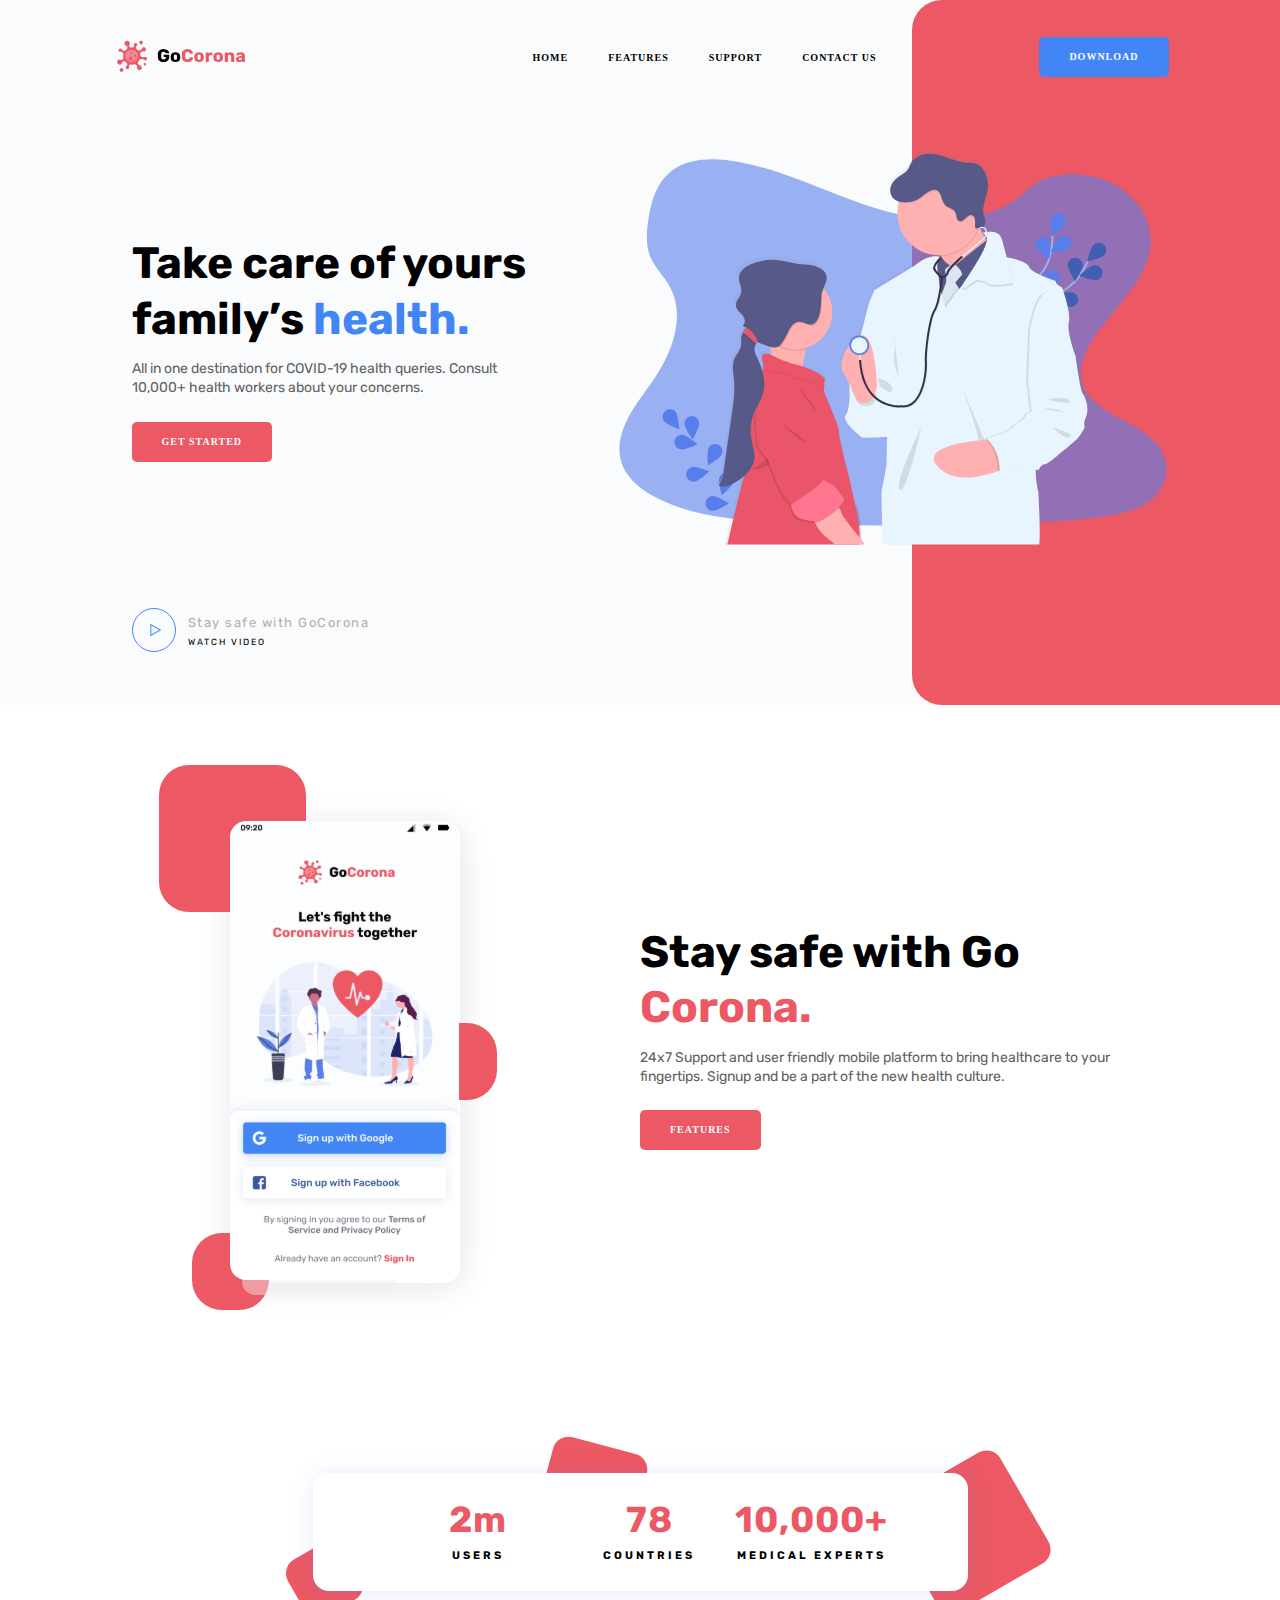
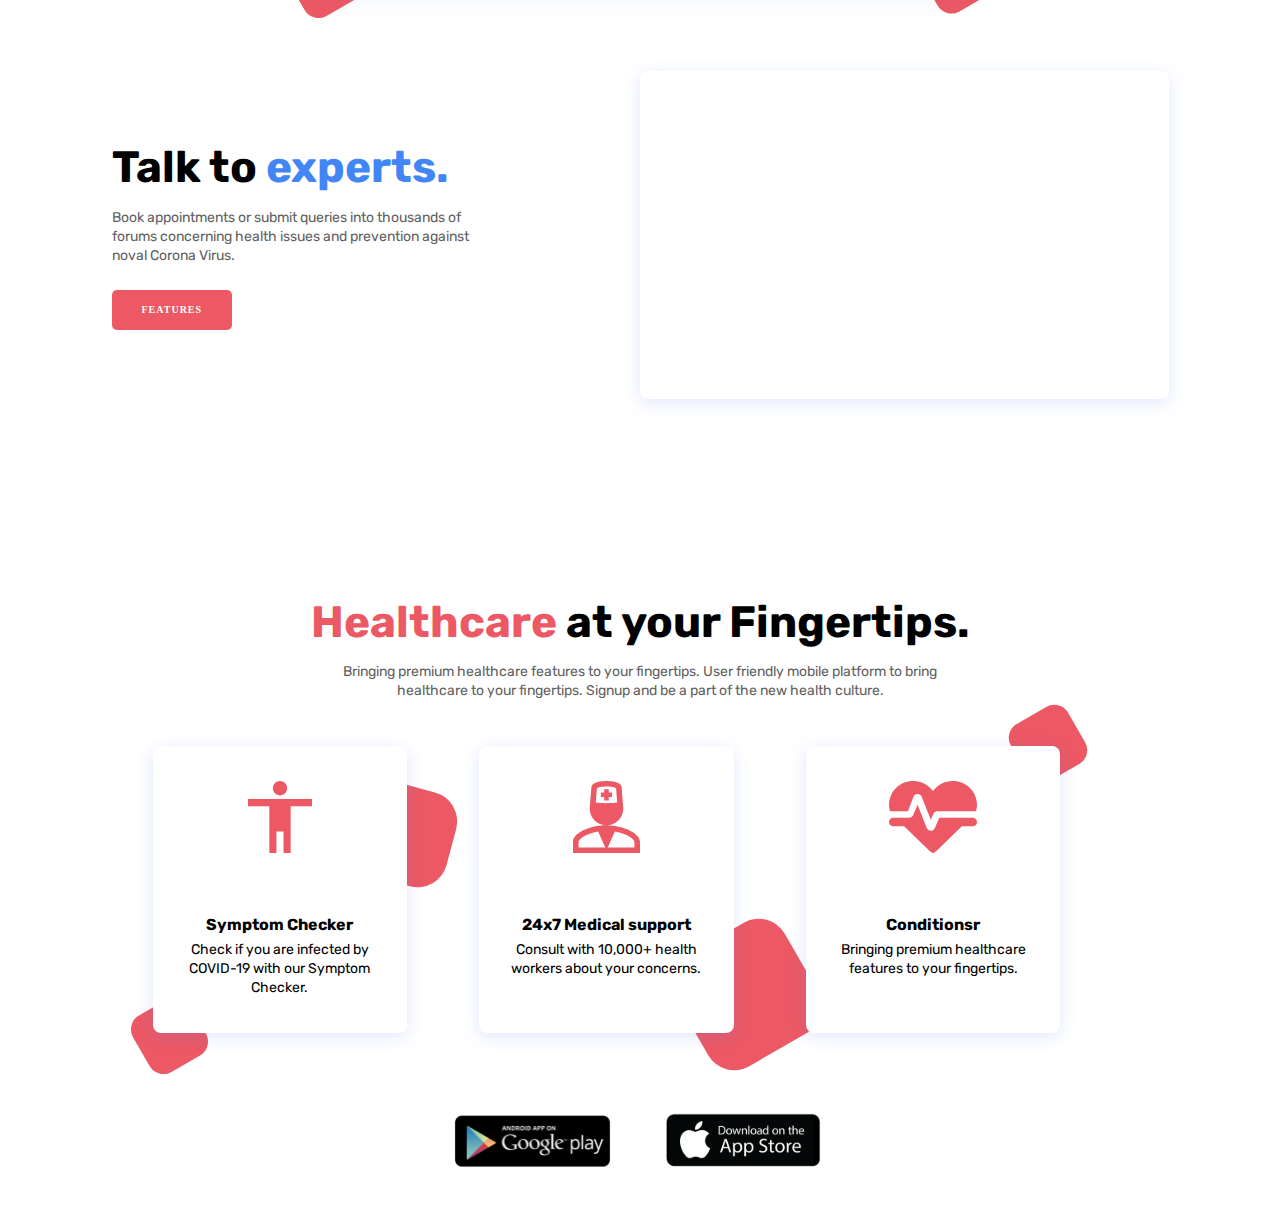
<file: FirstProject/index.html>
<!DOCTYPE html>
<html lang="en">

<head>
   <meta charset="UTF-8">
   <meta name="viewport" content="width=device-width, initial-scale=1.0">
   <link href="https://fonts.googleapis.com/css?family=Rubik:regular,700&display=swap" rel="stylesheet" />
   <link href="https://fonts.googleapis.com/css?family=Raleway:700,800&display=swap" rel="stylesheet" />
   <link rel="stylesheet" href="css/style.css">
   <title>Document</title>
</head>

<body>
   <div class="wrapper">
      <header id="open" class="header">
         <div id="close" class="header__container">
            <a href="" class="header__logo">
               <img src="img/logo.svg" alt="Логотоп">
            </a>
            <nav class="header__menu menu">
               <nav class="menu__body">
                  <ul class="menu__list">
                     <li class="menu__item"><a href="" class="minu__link">HOME</a></li>
                     <li class="menu__item"><a href="" class="minu__link">FEATURES</a></li>
                     <li class="menu__item"><a href="" class="minu__link">SUPPORT</a></li>
                     <li class="menu__item"><a href="" class="minu__link">CONTACT US</a></li>
                  </ul>
               </nav>
            </nav>
            <div class="header__button">
               <a href="" class="button button__blue">DOWNLOAD</a>
               <a href="#open" class="icon-menu"><span style="height: 2px; background: #000;"></span></a>
               <a href="#close" class="close-icon-menu"></a>
            </div>
         </div>
      </header>
      <main class="main">
         <section class="get-started">
            <div class="get-started__container">
               <div class="get-started__content">
                  <div class="get-started__block-text block-text">
                     <h1 class="block-text__title block-text__title_blue">Take care of yours family’s
                        <span>health.</span>
                     </h1>
                     <div class="block-text__text">All in one destination for COVID-19 health queries. Consult 10,000+
                        health workers about your concerns.</div>
                     <div class="block-text__button button">GET STARTED</div>
                  </div>
               </div>
               <div class="get-started__image">
                  <img src="img/get-started/image.svg" alt="Врач с ребёнком">
               </div>
               <div class="get-started__video">
                  <a href="" class=" video-get-started">
                     <div class="video-get-started__icon">
                        <img src="img/get-started/buttonVideo 23.svg" alt="Кнопка Play">
                     </div>
                     <div class="video-get-started__body">
                        <div class="video-get-started__title">Stay safe with GoCorona</div>
                        <div class="video-get-started__text">Watch Video</div>
                     </div>
                  </a>
               </div>
            </div>
         </section>
         <section class="stay-safe">
            <div class="stay-safe__container">
               <div class="stay-safe__media">
                  <div class="media-stay-safe">
                     <div class="media-stay-safe__image">
                        <img src="img/Stay-safe/app.svg" alt="Приложение">
                     </div>
                     <div class="media-stay-safe__item media-stay-safe__item-1"></div>
                     <div class="media-stay-safe__item media-stay-safe__item-2"></div>
                     <div class="media-stay-safe__item media-stay-safe__item-3"></div>
                  </div>
               </div>
               <div class="stay-safe__content">
                  <div class="stay-safe__block-text block-text">
                     <h2 class="block-text__title">Stay safe with Go
                        <span>Corona.</span>
                     </h2>
                     <div class="block-text__text">24x7 Support and user friendly mobile platform to bring healthcare to
                        your fingertips. Signup and be a part of the new health culture.</div>
                     <div class="block-text__button button">Features</div>
                  </div>
               </div>
            </div>
         </section>
         <section class="experts">
            <div class="experts__container">
               <div class="experts__statistics statistics-experts">
                  <div class="statistics-experts__body body-statistics-experts">
                     <div class="body-statistics-experts__item">
                        <div class="body-statistics-experts__value">2m</div>
                        <div class="body-statistics-experts__text">Users</div>
                     </div>
                     <div class="body-statistics-experts__item">
                        <div class="body-statistics-experts__value">78</div>
                        <div class="body-statistics-experts__text">Countries</div>
                     </div>
                     <div class="body-statistics-experts__item">
                        <div class="body-statistics-experts__value">10,000+</div>
                        <div class="body-statistics-experts__text">Medical experts</div>
                     </div>
                  </div>
                  <div class="statistics-experts__decor statistics-experts__decor_1"></div>
                  <div class="statistics-experts__decor statistics-experts__decor_2"></div>
                  <div class="statistics-experts__decor statistics-experts__decor_3"></div>
               </div>
               <div class="experts__body">
                  <div class="experts__content">
                     <div class="experts__block-text block-text">
                        <h2 class="block-text__title block-text__title_blue">Talk to
                           <span>experts.</span>
                        </h2>
                        <div class="block-text__text">Book appointments or submit queries into thousands of forums
                           concerning health issues and prevention against noval Corona Virus.</div>
                        <div class="block-text__button button">Features</div>
                     </div>
                  </div>
                  <div class="experts__video">
                     <iframe src="https://www.youtube.com/embed/WBKdhFLnKP0?si=ihE7Zms2WXQJ0lz9"
                        title="YouTube video player" frameborder="0"
                        allow="accelerometer; autoplay; clipboard-write; encrypted-media; gyroscope; picture-in-picture; web-share"
                        referrerpolicy="strict-origin-when-cross-origin" allowfullscreen></iframe>
                  </div>
               </div>
            </div>
         </section>
         <section class="healthcare">
            <div class="healthcare__container">
               <div class="healthcare__block-text block-text block-text_center">
                  <h2 class="block-text__title"><span>Healthcare</span>
                     at your Fingertips.
                  </h2>
                  <div class="block-text__text block-text__text_mw">Bringing premium healthcare features to your
                     fingertips. User friendly
                     mobile platform to bring healthcare to your fingertips. Signup and be a part of the new health
                     culture.</div>
               </div>
               <div class="healthcare__items">
                  <div class="healthcare__column item-healthcare_1">
                     <div class="healthcare__item item-healthcare">
                        <div class="item-healthcare__icon">
                           <img src="img/healthcare/01.svg" alt="Иконка">
                        </div>
                        <div class="item-healthcare__title">Symptom Checker</div>
                        <div class="item-healthcare__text">Check if you are infected by COVID-19 with our Symptom
                           Checker.
                        </div>
                     </div>
                  </div>
                  <div class="healthcare__column item-healthcare_2">
                     <div class="healthcare__item item-healthcare">
                        <div class="item-healthcare__icon">
                           <img src="img/healthcare/02.svg" alt="Иконка">
                        </div>
                        <div class="item-healthcare__title">24x7 Medical support</div>
                        <div class="item-healthcare__text">Consult with 10,000+ health workers about your concerns.
                        </div>
                     </div>
                  </div>
                  <div class="healthcare__column item-healthcare_3">
                     <div class="healthcare__item item-healthcare">
                        <div class="item-healthcare__icon">
                           <img src="img/healthcare/03.svg" alt="Иконка">
                        </div>
                        <div class="item-healthcare__title">Conditionsr</div>
                        <div class="item-healthcare__text">Bringing premium healthcare features to your fingertips.
                        </div>
                     </div>
                  </div>
               </div>
            </div>
         </section>
      </main>
      <footer class="footer">
         <div class="footer__container">
            <div class="footer__items">
               <a href="" class="footer__item">
                  <img height="54" src="img/footer/google-play.svg" alt="Google play">
               </a>
               <a href="" class="footer__item">
                  <img src="img/footer/app-store.svg" alt="App Store">
               </a>
            </div>
         </div>
      </footer>
   </div>
</body>

</html>
</file>
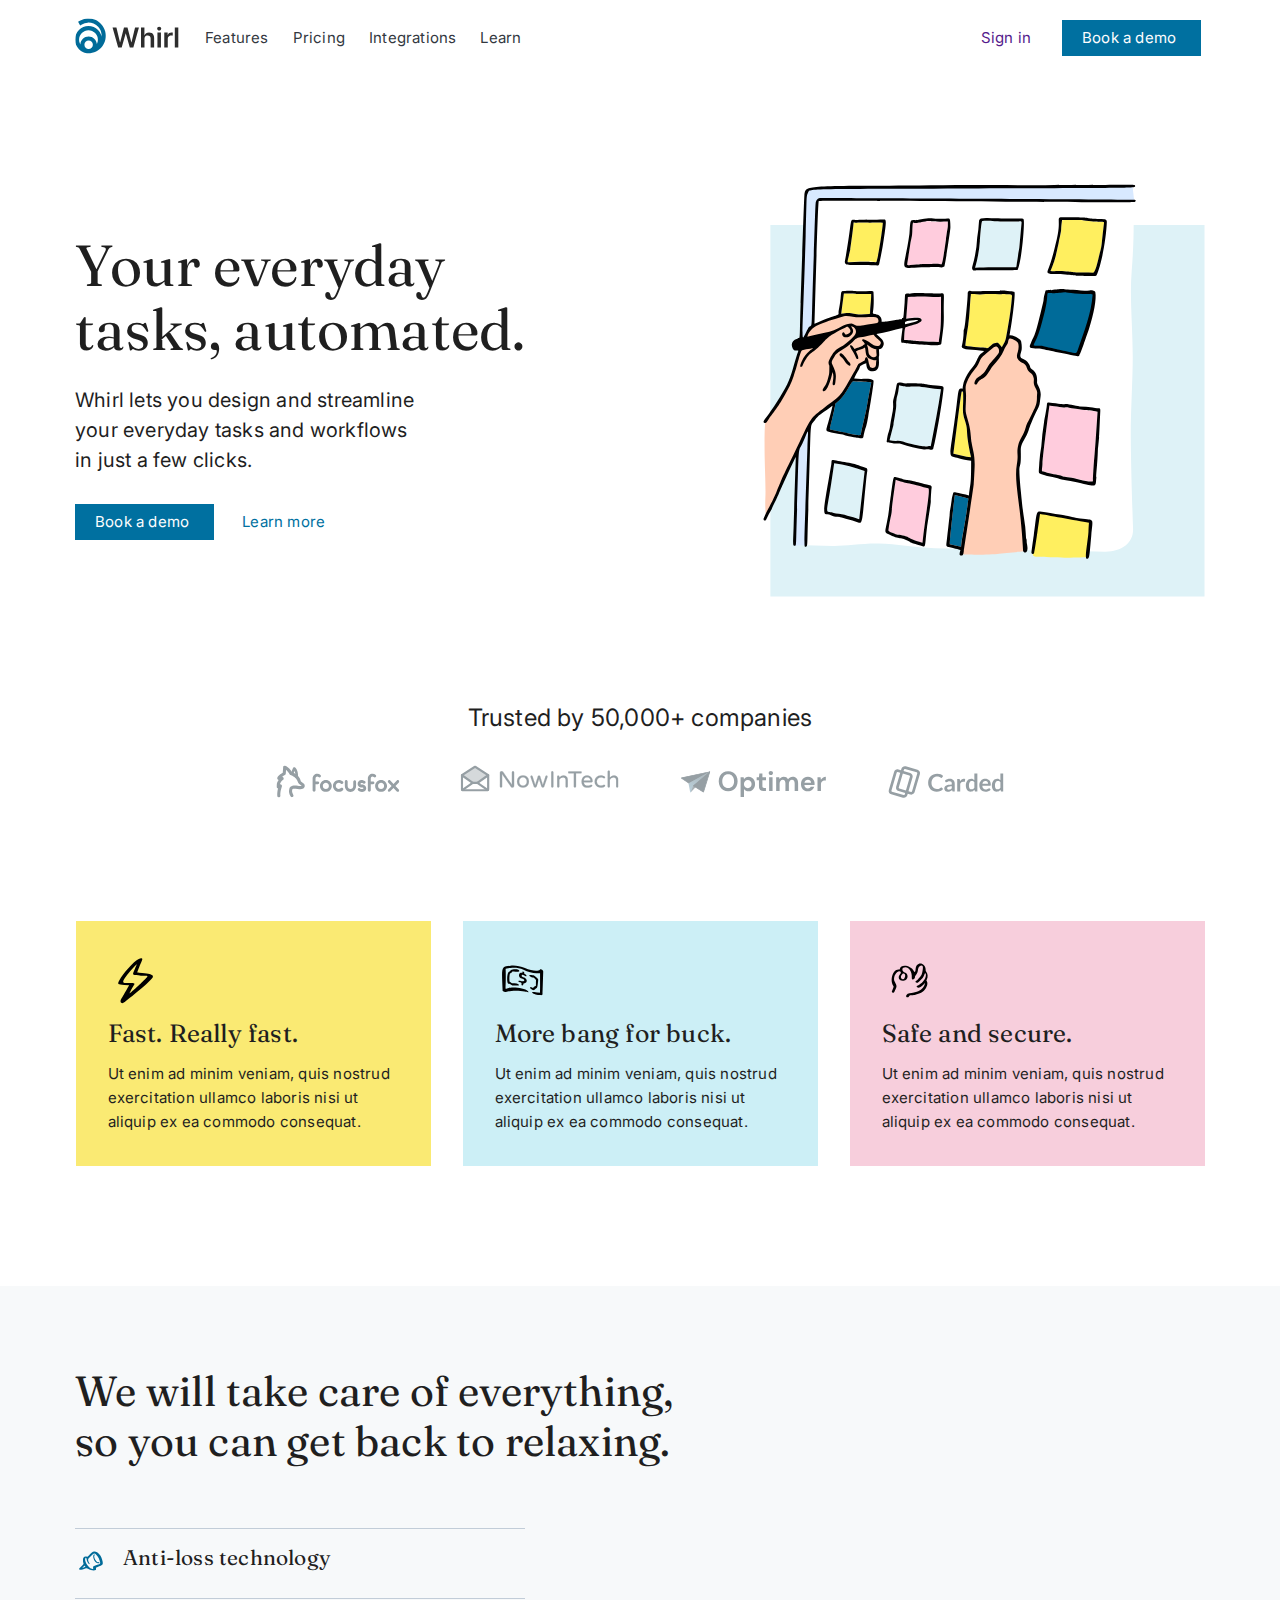
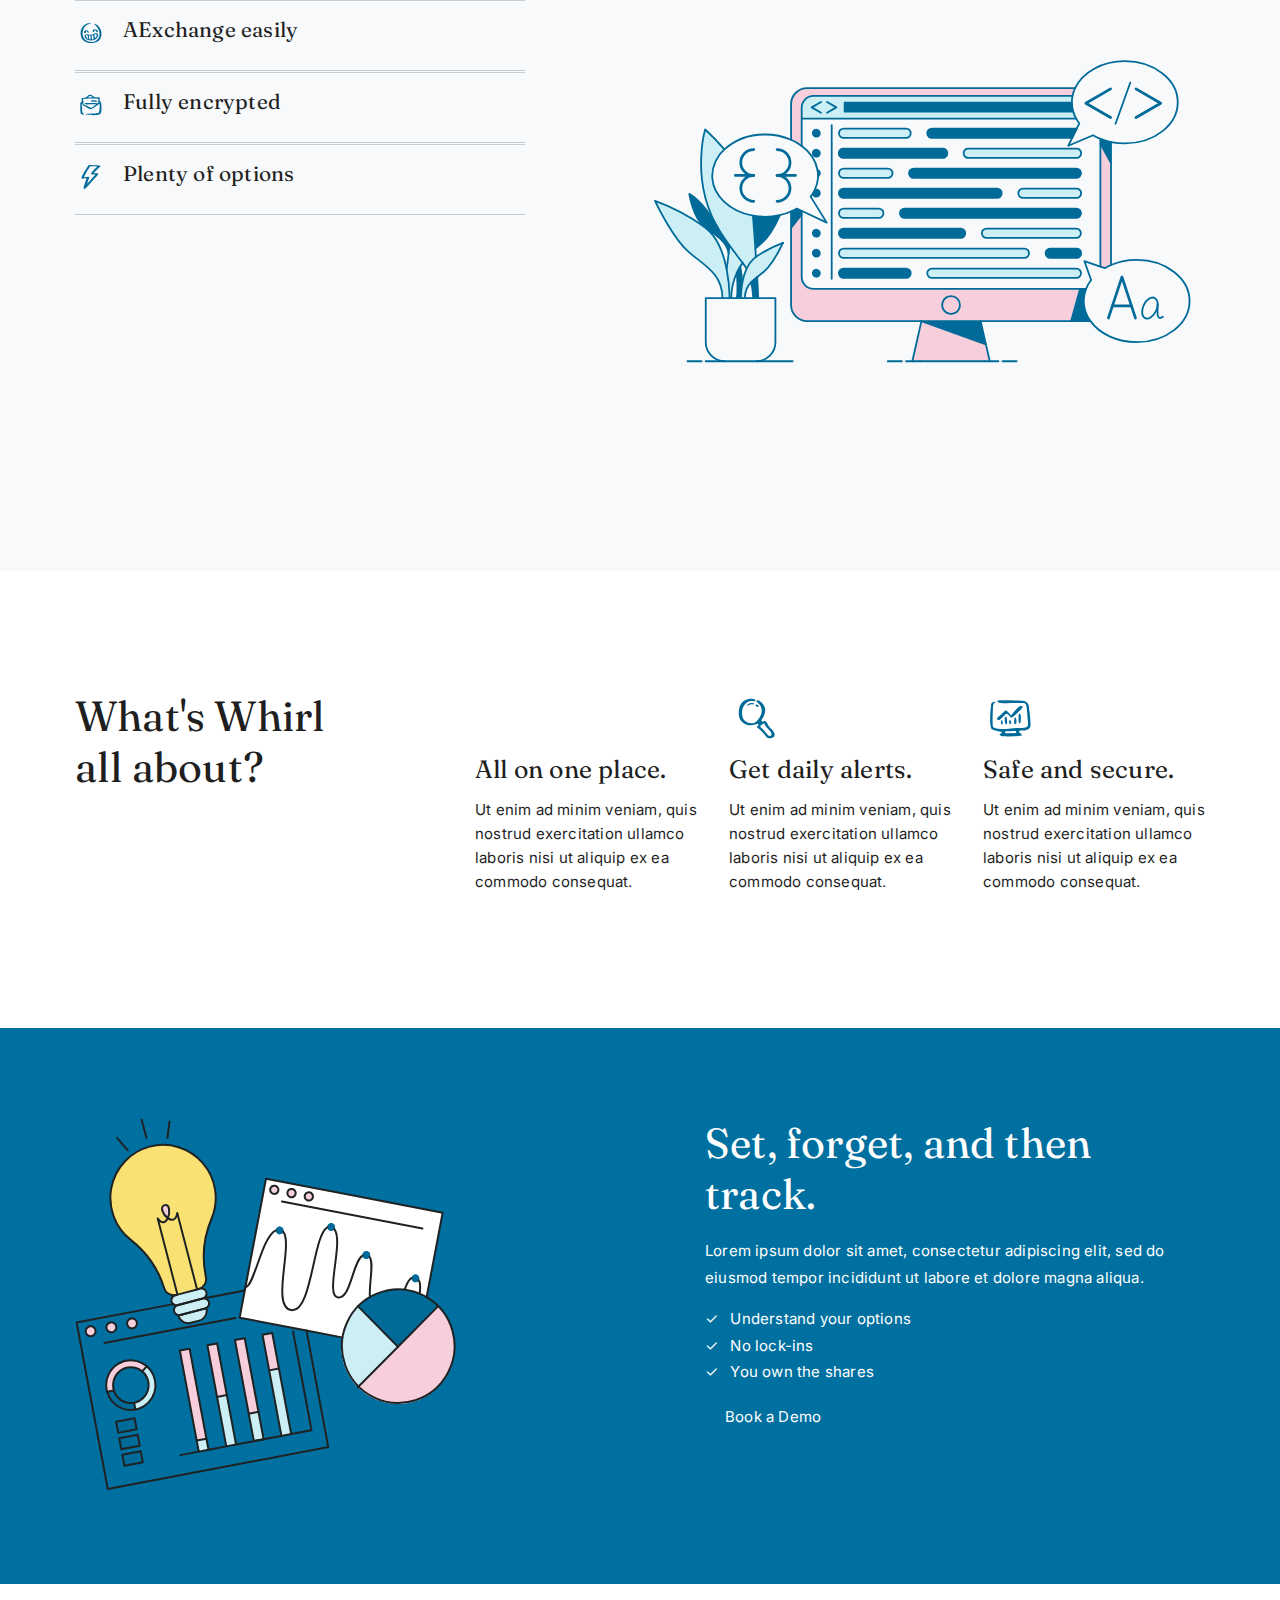
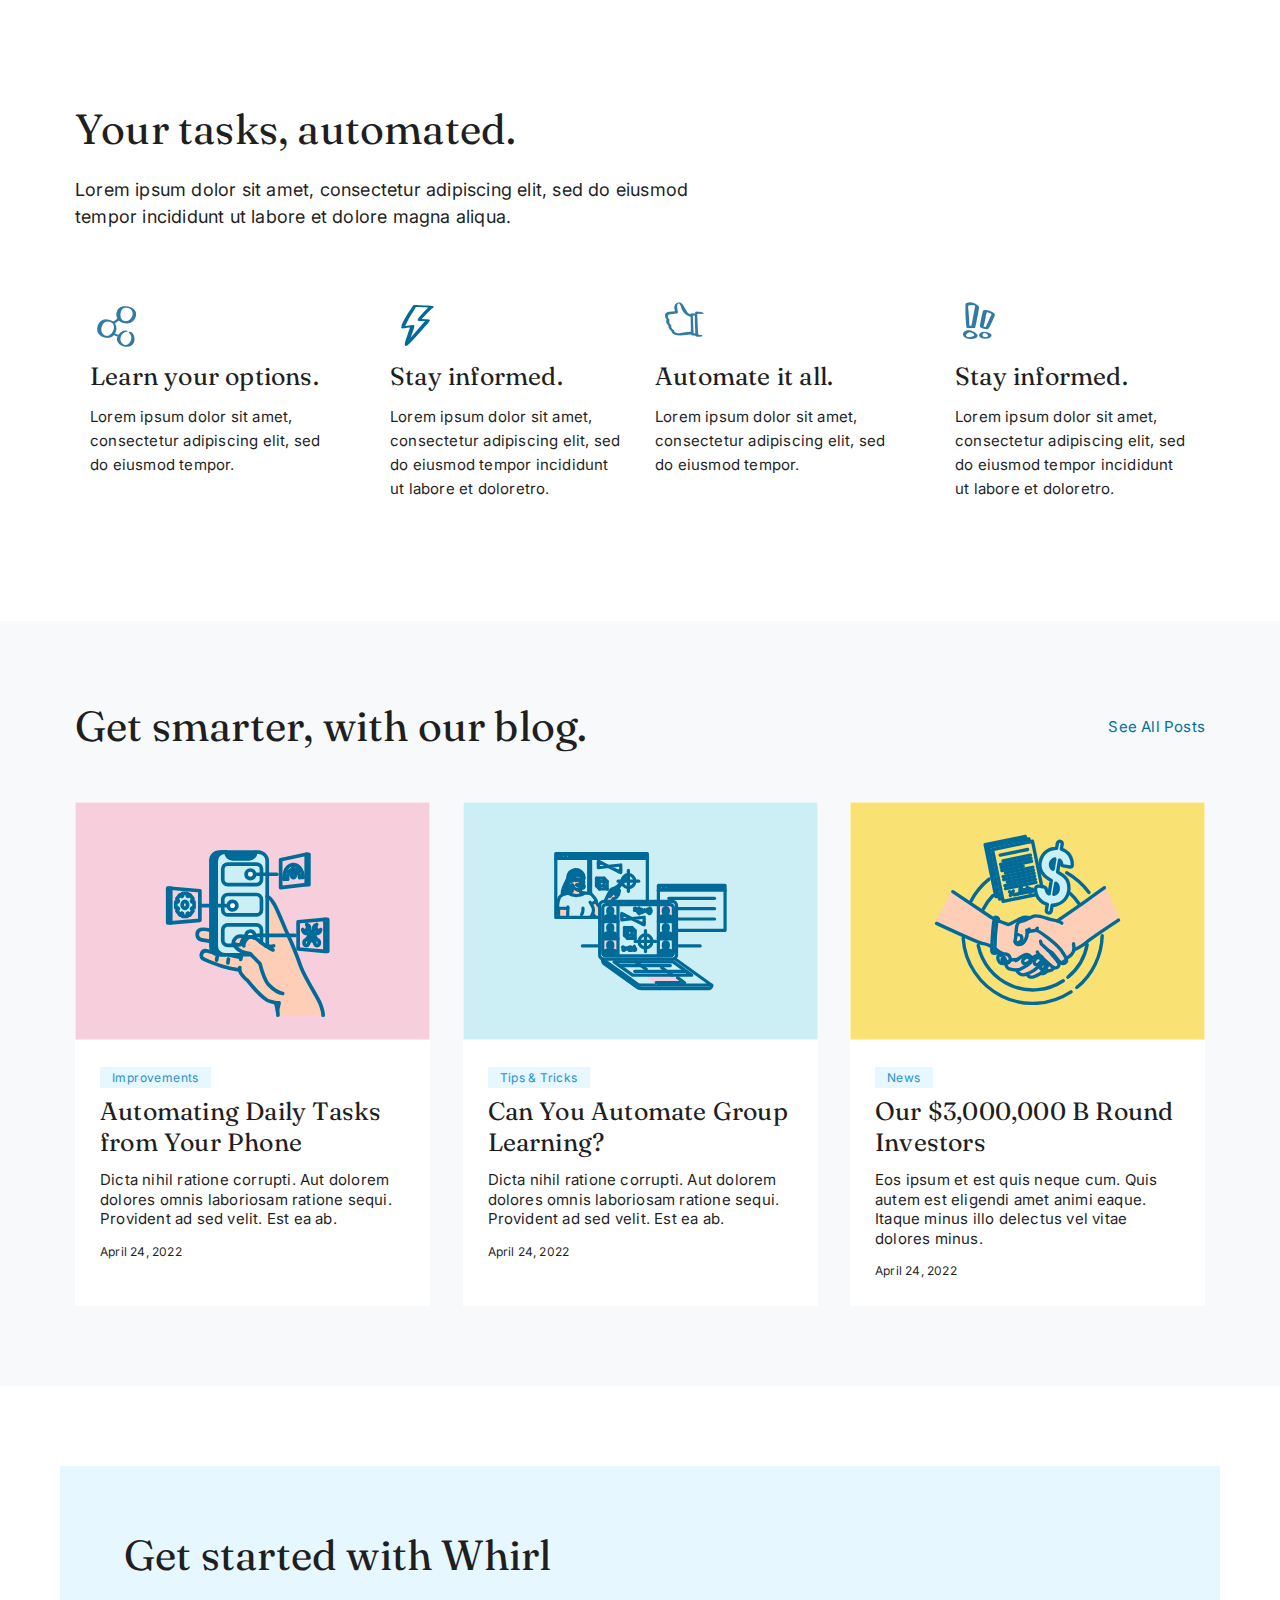
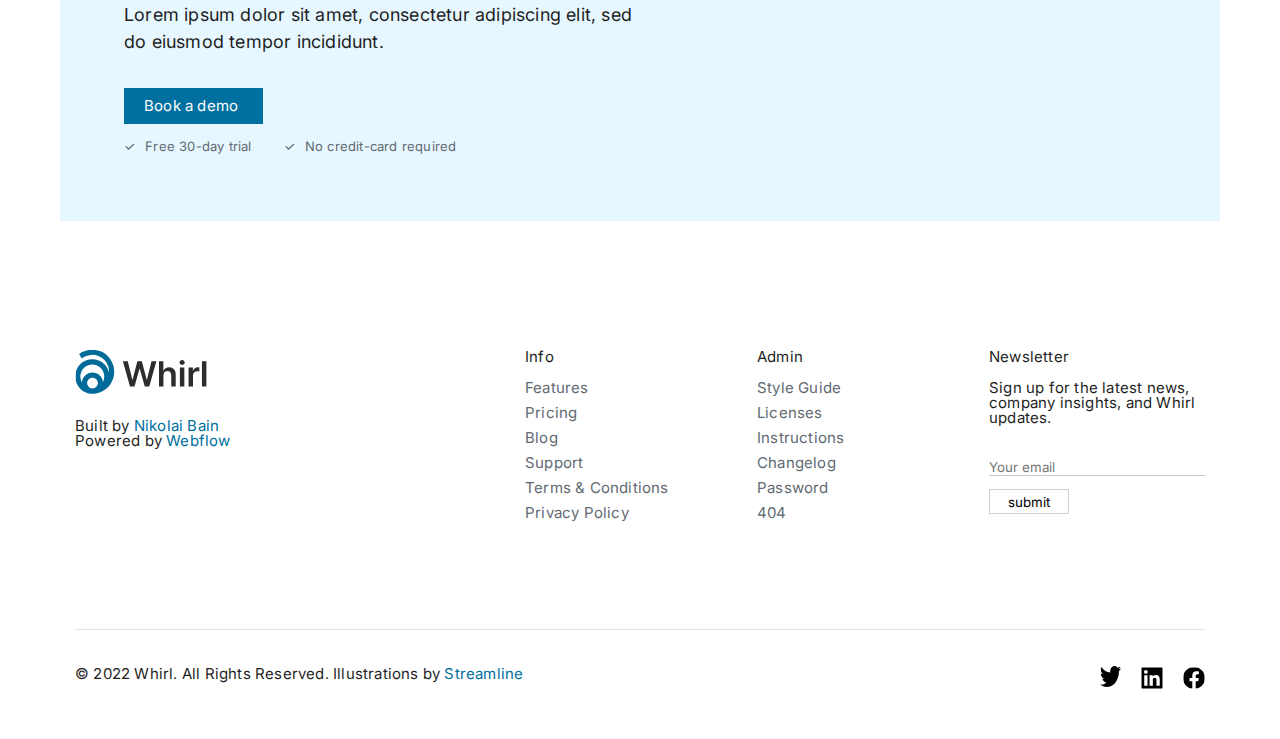
<file: SecondProject/index.html>
<!DOCTYPE html>
<html lang="en">

<head>
   <meta charset="UTF-8">
   <meta name="viewport" content="width=device-width, initial-scale=1.0">
   <title>Whirl</title>
   <link rel="stylesheet" href="css/style.css">
   <link href="https://fonts.googleapis.com/css?family=Inter:regular" rel="stylesheet" />
   <link href="https://fonts.googleapis.com/css?family=Fraunces:regular" rel="stylesheet" />
   <link rel="stylesheet" href="css/style.css">
</head>

<body>
   <div class="wrapper">
      <header class="header">
         <div class="header__container container">
            <a href="" class="header__logo">
               <img src="img/header/logo.svg" alt="логотип" class="logo-text">
               <img src="img/header/logo2.svg" alt="логотип" class="logo-non-text">
            </a>
            <nav class="header__menu menu">
               <nav class="menu__body">
                  <ul class="menu__list">
                     <li class="menu__item"><a href="" class="menu__link">Features</a></li>
                     <li class="menu__item"><a href="" class="menu__link">Pricing</a></li>
                     <li class="menu__item"><a href="" class="menu__link">Integrations</a></li>
                     <li class="menu__item"><a href="" class="menu__link">Learn</a></li>
                  </ul>
                  <div class="button__link">
                     <a href="">Sign in</a>
                  </div>
               </nav>
            </nav>
            <div class="header__button">
               <a href="#" class="button">Book a demo</a>
               <a href="#open" class="icon-menu"><span style=""></span></a>
               <a href="#close" class="close-icon-menu"></a>
            </div>
         </div>
      </header>
      <main class="main">
         <section class="automated">
            <div class="automated__container container">
               <div class="automated__content">
                  <div class="automated__block-text block-text">
                     <h1 class="block-text__title">
                        Your everyday tasks, automated.
                     </h1>
                     <div class="block-text__text">Whirl lets you design and streamline your everyday tasks and
                        workflows in just a few clicks.</div>
                     <div class="automated__button">
                        <a href="#" class="button">Book a demo</a>
                        <a href="#" class="button__link">Learn more</a>
                     </div>
                  </div>
               </div>
               <div class="automated__image">
                  <img src="img/automated/IMAGE.svg" alt="">
               </div>
            </div>
         </section>
         <section class="companies">
            <div class="companies__container container">
               <div class="companies__body">
                  <div class="companies-body__text">
                     Trusted by 50,000+ companies
                  </div>
                  <div class="companies-body__items">
                     <div class="companies-body__item">
                        <a href="#"><img src="img/companies/1.svg" alt=""></a>
                     </div>
                     <div class="companies-body__item">
                        <a href="#"><img src="img/companies/2.svg" alt=""></a>
                     </div>
                     <div class="companies-body__item">
                        <a href="#"><img src="img/companies/3.svg" alt=""></a>
                     </div>
                     <div class="companies-body__item">
                        <a href="#"><img src="img/companies/4.svg" alt=""></a>
                     </div>
                  </div>
               </div>
            </div>
         </section>
         <section class="conditions">
            <div class="conditions__container container">
               <div class="conditions__body">
                  <div class="conditions-body__card conditions-body__card-yellow">
                     <div class="conditions-body__items">
                        <div class="conditions-body__icon">
                           <img src="img/conditions/1.svg" alt="">
                        </div>
                        <div class="conditions-body__title">
                           Fast. Really fast.
                        </div>
                        <div class="conditions-body__text">
                           Ut enim ad minim veniam, quis nostrud exercitation ullamco laboris nisi ut aliquip ex ea
                           commodo
                           consequat.
                        </div>
                     </div>
                  </div>
                  <div class="conditions-body__card conditions-body__card-blue">
                     <div class="conditions-body__items">
                        <div class="conditions-body__icon">
                           <img src="img/conditions/2.svg" alt="">
                        </div>
                        <div class="conditions-body__title">
                           More bang for buck.
                        </div>
                        <div class="conditions-body__text">
                           Ut enim ad minim veniam, quis nostrud exercitation ullamco laboris nisi ut aliquip ex ea
                           commodo
                           consequat.
                        </div>
                     </div>
                  </div>
                  <div class="conditions-body__card conditions-body__card-pink">
                     <div class="conditions-body__items">
                        <div class="conditions-body__icon">
                           <img src="img/conditions/3.svg" alt="">
                        </div>
                        <div class="conditions-body__title">
                           Safe and secure.
                        </div>
                        <div class="conditions-body__text">
                           Ut enim ad minim veniam, quis nostrud exercitation ullamco laboris nisi ut aliquip ex ea
                           commodo
                           consequat.
                        </div>
                     </div>
                  </div>
               </div>
            </div>
         </section>
         <section class="relaxing">
            <div class="relaxing__container container">
               <div class="relaxing-body__title">
                  <h2>We will take care of everything,
                     <br>
                     so you can get back to relaxing.
                  </h2>
               </div>
               <div class="relaxing__body">
                  <div class="relaxing-body__items">
                     <div class="relaxing-item">
                        <button class="relaxing-item__dropdow-btn">
                           <div class="relaxing-item__image">
                              <img src="img/relaxing/1.svg" alt="">
                           </div>
                           Anti-loss technology
                           <i class="dropdow dropdow-item"></i>
                        </button>
                        <div class="relaxing-item__text">
                           Lorem ipsum dolor sit amet, consectetur adipiscing elit, sed do eiusmod tempor incididunt ut
                           labore et dolore magna aliqua.
                        </div>
                     </div>
                     <div class="relaxing-item">
                        <button class="relaxing-item__dropdow-btn">
                           <div class="relaxing-item__image">
                              <img src="img/relaxing/2.svg" alt="">
                           </div>
                           AExchange easily
                        </button>
                        <div class="relaxing-item__text">
                           Lorem ipsum dolor sit amet, consectetur adipiscing elit, sed do eiusmod tempor incididunt ut
                           labore et dolore magna aliqua.
                        </div>
                     </div>
                     <div class="relaxing-item">
                        <button class="relaxing-item__dropdow-btn">
                           <div class="relaxing-item__image">
                              <img src="img/relaxing/3.svg" alt="">
                           </div>
                           Fully encrypted
                        </button>
                        <div class="relaxing-item__text">
                           Lorem ipsum dolor sit amet, consectetur adipiscing elit, sed do eiusmod tempor incididunt ut
                           labore et dolore magna aliqua.
                        </div>
                     </div>
                     <div class="relaxing-item">
                        <button class="relaxing-item__dropdow-btn">
                           <div class="relaxing-item__image">
                              <img src="img/relaxing/4.svg" alt="">
                           </div>
                           Plenty of options
                        </button>
                        <div class="relaxing-item__text">
                           Lorem ipsum dolor sit amet, consectetur adipiscing elit, sed do eiusmod tempor incididunt ut
                           labore et dolore magna aliqua.
                        </div>
                     </div>
                  </div>
                  <div class="relaxing-body__image">
                     <img src="img/relaxing/IMAGE.svg" alt="" width="100%" height="100%">
                  </div>
               </div>
            </div>
         </section>
         <section class="whirl">
            <div class="whirl__container container">
               <div class="whirl__body">
                  <h2 class="whirl-body__title">
                     What's Whirl <br>
                     all about?
                  </h2>
                  <div class="whirl-body__card">
                     <div class="whirl-card__body">
                        <div class="whirl-card__icon"></div>
                        <h3 class="whirl-card__title">
                           All on one place.
                        </h3>
                        <p class="whirl-card__text">
                           Ut enim ad minim veniam, quis nostrud exercitation ullamco laboris nisi ut aliquip ex ea
                           commodo consequat.
                        </p>
                     </div>
                     <div class="whirl-card__body">
                        <div class="whirl-card__icon">
                           <img src="img/whirl/1.svg" alt="">
                        </div>
                        <h3 class="whirl-card__title">
                           Get daily alerts.
                        </h3>
                        <p class="whirl-card__text">
                           Ut enim ad minim veniam, quis nostrud exercitation ullamco laboris nisi ut aliquip ex ea
                           commodo consequat.
                        </p>
                     </div>
                     <div class="whirl-card__body">
                        <div class="whirl-card__icon">
                           <img src="img/whirl/2.svg" alt="">
                        </div>
                        <h3 class="whirl-card__title">
                           Safe and secure.
                        </h3>
                        <p class="whirl-card__text">
                           Ut enim ad minim veniam, quis nostrud exercitation ullamco laboris nisi ut aliquip ex ea
                           commodo consequat.
                        </p>
                     </div>
                  </div>
               </div>
            </div>
         </section>
         <section class="track">
            <div class="track__container container">
               <div class="track__body">
                  <div class="track-body__image">
                     <img class="track-image" src="img/track/IMAGE.svg" alt="">
                  </div>
                  <div class="track-body__content">
                     <h2 class="track-content__title">
                        Set, forget, and then track.
                     </h2>
                     <p class="track-content__text">
                        Lorem ipsum dolor sit amet, consectetur adipiscing elit, sed do eiusmod tempor incididunt ut
                        labore et dolore magna aliqua.
                     </p>
                     <ul class="track-content__list">
                        <li class="track-list__item">
                           Understand your options
                        </li>
                        <li class="track-list__item">
                           No lock-ins
                        </li>
                        <li class="track-list__item">
                           You own the shares
                        </li>
                     </ul>
                     <a class="track-content__button button">
                        Book a Demo
                     </a>
                  </div>
               </div>
            </div>
         </section>
         <section class="options">
            <div class="options__container container">
               <div class="options__body">
                  <div class="options-body__text">
                     <div class="options-text__title">
                        Your tasks, automated.
                     </div>
                     <div class="options-text__text">
                        Lorem ipsum dolor sit amet, consectetur adipiscing elit, sed do eiusmod tempor incididunt ut
                        labore et dolore magna aliqua.
                     </div>
                  </div>
                  <div class="options-body__card">
                     <div class="options-card__colomn">
                        <div class="options-card">
                           <div class="options-card__icon">
                              <img src="img/options/1.svg" alt="">
                           </div>
                           <h3 class="options-card__title">
                              Learn your options.
                           </h3>
                           <p class="options-card__text">
                              Lorem ipsum dolor sit amet, consectetur adipiscing elit, sed do eiusmod tempor.
                           </p>
                        </div>
                        <div class="options-card">
                           <div class="options-card__icon">
                              <img src="img/options/2.svg" alt="">
                           </div>
                           <h3 class="options-card__title">
                              Stay informed.
                           </h3>
                           <p class="options-card__text">
                              Lorem ipsum dolor sit amet, consectetur adipiscing elit, sed do eiusmod tempor incididunt
                              ut labore et doloretro.
                           </p>
                        </div>
                     </div>
                     <div class="options-card__colomn">
                        <div class="options-card">
                           <div class="options-card__icon">
                              <img src="img/options/3.svg" alt="">
                           </div>
                           <h3 class="options-card__title">
                              Automate it all.
                           </h3>
                           <p class="options-card__text">
                              Lorem ipsum dolor sit amet, consectetur adipiscing elit, sed do eiusmod tempor.
                           </p>
                        </div>
                        <div class="options-card">
                           <div class="options-card__icon">
                              <img src="img/options/4.svg" alt="">
                           </div>
                           <h3 class="options-card__title">
                              Stay informed.
                           </h3>
                           <p class="options-card__text">
                              Lorem ipsum dolor sit amet, consectetur adipiscing elit, sed do eiusmod tempor incididunt
                              ut labore et doloretro.
                           </p>
                        </div>
                     </div>
                  </div>
               </div>
            </div>
         </section>
         <section class="blog">
            <div class="blog__container container">
               <div class="blog__body">
                  <div class="blog-body__title">
                     <h2 class="blog-title">Get smarter, with our blog.</h2>
                     <a href="" class="button__link">See All Posts</a>
                  </div>
                  <div class="blog-body__content">
                     <div class="blog-content__card">
                        <div class="blog-card__image">
                           <img src="img/blog/1.svg" alt="">
                        </div>
                        <div class="blog-card__content">
                           <button class="blog-card__button">
                              Improvements
                           </button>
                           <h3 class="blog-card__title">
                              Automating Daily Tasks from Your Phone
                           </h3>
                           <p class="blog-card__text">
                              Dicta nihil ratione corrupti. Aut dolorem dolores omnis laboriosam
                              ratione sequi. Provident ad sed velit. Est ea ab.
                           </p>
                           <time class="blog-card__time" datetime="2022-04-24">April 24, 2022</time>
                        </div>
                     </div>
                     <div class="blog-content__card">
                        <div class="blog-card__image">
                           <img src="img/blog/2.svg" alt="">
                        </div>
                        <div class="blog-card__content">
                           <button class="blog-card__button">
                              Tips & Tricks
                           </button>
                           <h3 class="blog-card__title">
                              Can You Automate Group Learning?
                           </h3>
                           <p class="blog-card__text">
                              Dicta nihil ratione corrupti. Aut dolorem dolores omnis laboriosam
                              ratione sequi. Provident ad sed velit. Est ea ab.
                           </p>
                           <time class="blog-card__time" datetime="2022-04-24">April 24, 2022</time>
                        </div>
                     </div>
                     <div class="blog-content__card">
                        <div class="blog-card__image">
                           <img src="img/blog/3.svg" alt="">
                        </div>
                        <div class="blog-card__content">
                           <button class="blog-card__button">
                              News
                           </button>
                           <h3 class="blog-card__title">
                              Our $3,000,000 B Round Investors
                           </h3>
                           <p class="blog-card__text">
                              Eos ipsum et est quis neque cum. Quis autem est eligendi amet animi eaque. Itaque minus
                              illo
                              delectus vel vitae dolores minus.
                           </p>
                           <time class="blog-card__time" datetime="2022-04-24">April 24, 2022</time>
                        </div>
                     </div>
                  </div>
               </div>
            </div>
         </section>
         <section class="demo">
            <div class="demo__container container">
               <div class="demo__body">
                  <h2 class="demo-body__title">Get started with Whirl</h2>
                  <p class="demo-body__text">
                     Lorem ipsum dolor sit amet, consectetur adipiscing elit, sed do eiusmod
                     tempor incididunt.
                  </p>
                  <div class="demo-body__button button">Book a demo</div>
                  <div class="demo-body__items">
                     <ul class="demo__items">
                        <li class="demo-items__item">Free 30-day trial</li>
                        <li class="demo-items__item">No credit-card required</li>
                     </ul>
                  </div>
               </div>
            </div>
         </section>
      </main>
      <footer class="footer">
         <div class="footer__container container">
            <div class="footer__body">
               <div class="footer__content">
                  <div class="footer-content__logo">
                     <a class="footer-logo" href="/"><img src="img/header/logo.svg" alt=""></a>
                     <p class="footer-logo__text">Built by<a href="" class="button__link"> Nikolai Bain</a></p>
                     <p class="footer-logo__text">Powered by<a href="" class="button__link"> Webflow</a></p>
                  </div>
                  <div class="footer-content__info footer-card">
                     <div class="footer-info__title">Info</div>
                     <ul class="footer-info__list">
                        <li class="footer-info__item"><a href="/">Features</a></li>
                        <li class="footer-info__item"><a href="/">Pricing</a></li>
                        <li class="footer-info__item"><a href="/">Blog</a></li>
                        <li class="footer-info__item"><a href="/">Support</a></li>
                        <li class="footer-info__item"><a href="/">Terms & Conditions</a></li>
                        <li class="footer-info__item"><a href="/">Privacy Policy</a></li>
                     </ul>
                  </div>
                  <div class="footer-content__admin footer-card">
                     <div class="footer-admin__title">Admin</div>
                     <ul class="footer-admin__list">
                        <li class="footer-admin__item"><a href="/">Style Guide</a></li>
                        <li class="footer-admin__item"><a href="/">Licenses</a></li>
                        <li class="footer-admin__item"><a href="/">Instructions</a></li>
                        <li class="footer-admin__item"><a href="/">Changelog</a></li>
                        <li class="footer-admin__item"><a href="/">Password</a></li>
                        <li class="footer-admin__item"><a href="/">404</a></li>
                     </ul>
                  </div>
                  <div class="footer-content__newsletter footer-card">
                     <div class="footer-newsletter__title">Newsletter</div>
                     <div class="footer-newsletter__text">Sign up for the latest news, company insights, and Whirl
                        updates.</div>
                     <form action="Your email" class="footer-newsletter__form">
                        <p class="newsletter-form__email"><input name="email" placeholder="Your email"></p>
                     <p><input class="newsletter-form__button" type="submit" value="submit"></p>
                     </form>
                  </div>
               </div>
               <hr class="footer-line">
               <div class="footer__end">
                  <p class="footer-end__text">
                     © 2022 Whirl. All Rights Reserved. Illustrations by <a class="button__link" href="/">Streamline</a>
                  </p>
                  <div class="footer-end__icons">
                     <div class="footer-icon">
                        <img src="img/footer/1.svg" alt="">
                     </div>
                     <div class="footer-icon">
                        <img src="img/footer/2.svg" alt="">
                     </div>
                     <div class="footer-icon">
                        <img src="img/footer/3.svg" alt="">
                     </div>
                  </div>
               </div>
            </div>
         </div>
      </footer>
      <script src="js/script.js"></script>
   </div>
</body>

</html>
</file>
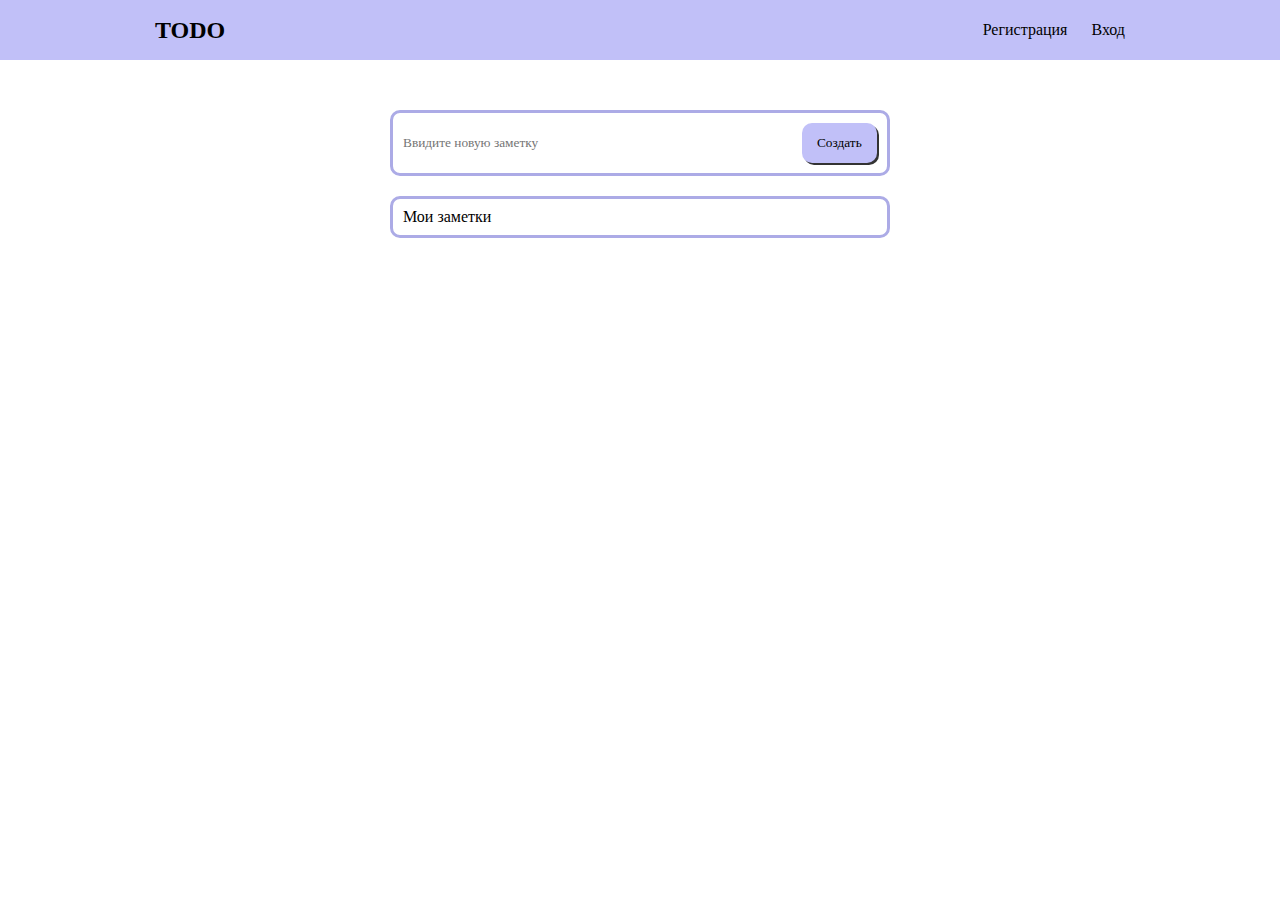
<file: TODO List/index.html>
<!DOCTYPE html>
<html lang="en">

<head>
   <meta charset="UTF-8">
   <meta name="viewport" content="width=device-width, initial-scale=1.0">
   <title>TODO List</title>
   <link rel="stylesheet" href="Style/style.css">
</head>

<body>
   <div class="wripper">
      <header class="header">
         <div class="header__container">
            <section class="header__content">
               <div class="header-logo-text">
                  <a href="#">TODO</a>
               </div>
               <div class="header-link">
                  <a href="#" class="header_link-item">Регистрация</a>
                  <a href="#" class="header_link-item">Вход</a>
               </div>
            </section>
         </div>
      </header>
      <main class="main">
         <section class="todo">
            <div class="todo__container">
               <div class="todo__content">
                  <section class="todo-header">
                     <div class="todo-header_container">
                        <form  class="todo-header-form">
                           <input type="text" placeholder="Ввидите новую заметку" id="header-inputText" class="header-inputText">
                           <input type="submit" value="Создать" class="header-inputButton">
                        </form>
                     </div>
                  </section>
                  <section class="todo-main">
                     <div class="todo-main_container">
                        <form class="todo-main-form">
                           <p>Мои заметки</p>
                           <!-- <hr>
                           <div class="todo-main-form-list">
                              <label for="" class="todo-main-label">
                                 Lorem ipsum dolor sit amet consectetur adipisicing
                                 elit.
                              </label>
                              <div class="main-form__button">
                                 <input type="submit" value="✔" data-action="done" class="complete-point">
                                 <input type="submit" value="✖" data-action="delete" class="delete-point">
                              </div>
                           </div> -->
                        </form>
                     </div>
                  </section>
                  <div class="todo-list"></div>
                  <div class="todo-button"></div>
               </div>
            </div>
         </section>
      </main>
      <footer class="footer">

      </footer>
   </div>
   <script src="JS/script.js"></script>
</body>

</html>
</file>
<file: FirstProject/css/style.css>
*{
   padding: 0;
   margin: 0;
   border: 0;
}
 *,*::before,*::after{
   -moz-box-sizing: border-box;
   -webkit-box-sizing: border-box;
   box-sizing: border-box;
}
:focus,:active{outline:none;}
a:focus,a:active{outline: none;}

nav,footer,header,aside{display:block;}

html,body{
   height: 100%;
   width: 100%;
   font-size: 100%;
   line-height: 1;
   font-size: 14px;
   -ms-text-size-adjust: 100%;
   -moz-text-size-adjust: 100%;
   -webkit-text-size-adjust: 100%;
}

input,button,textarea{font-family: inherit;}

input::-ms-clear{display: none;}
button{cursor: pointer;}
button::-moz-focus-inner{padding: 0;border: 0;}
a,a:visited{text-decoration: none;}
a:hover{text-decoration: none;}
ul li{list-style: none;}
img{vertical-align: none;}

h1,h2,h3,h4,h5,h6{font-size:inherit; font-weight: 400;}

body{
   font-family: Rubik;
}

.wrapper{
   overflow: hidden;
   display: flex;
   flex-direction: column;
   min-height: 100%;
}

.main{
   flex: 1 1 auto;
}

[class*="__container"]{
   max-width: 1087px;
   margin: 0px auto;
   padding: 0px 15px;
}
/* PC */
@media (max-width: 1180px){
   [class*="__container"]{
      max-width: 970px;
   }
}

@media (max-width: 1057px){
   [class*="__container"]{
      max-width: 870px;
   }
}
@media (max-width: 970px){
   [class*="__container"]{
      max-width: 970px;
   }
   .header__button{
      padding:  0 50px 0 0 ;
   }
}
/* TABLET */
@media (max-width: 767.98px){
   [class*="__container"]{
      max-width: none;
      padding: 0px 0px 0px 0px;
   }
}
/* MOBILE */
@media (max-width: 767.98px){
   [class*="__container"]{
      max-width: 970px;
   }
}
/* SMALE MOBILE */
@media (max-width: 479.98px){
   
}

.header {
   position: absolute;
   width: 100%;
   top: 0;
   left: 0;
   z-index: 50;
}
.header__container {
   display: flex;
   min-height: 114px;
   align-items: center;
}
.header__logo {
   position: relative;
   z-index: 5;
}
.header__menu {
   flex: 1 1 auto;
}
.header__button {
   z-index: 5;
   flex: 0 0 252px;
   display: flex;
   justify-content: flex-end;
   align-items: center;
}

.menu {
   display: flex;
   justify-content: flex-end;
   padding: 0px 40px 0px 0px;
}
.menu__list {
   display: flex;
   gap: 40px;
}

.menu__item {

}
.minu__link {
   font-family: Releway;
   text-transform: uppercase;
   font-weight: 700;
   font-size: 10px;
   line-height: 1.2;
   color: #000;
   letter-spacing: 1px;
}

.minu__link:hover{
   text-decoration: underline;
}

@media (max-width: 991.98px){
   .header__container{
      min-height: 80px;
   }
   .menu__list{
      gap: 30px;
   }
   .header__button{
      flex: 0 0 170px;
   }
}

@media (max-width: 767.98px){
   .menu__body{
      position: fixed;
      top: 0;
      left: -100%;
      width: 100%;
      height: 100%;
      overflow: auto;
      background-color: rgb(255, 255, 255);
      padding: 80px 15px 30px 15px;
      transition: left 0.3s ease 0s;
   }
   .header:target .menu__body{
      left: 0;
   }
   .header:target .menu__body:before{
      content: "";
      position: fixed;
      top: 0;
      left: 0;
      height: 80px;
      width: 100%;
      background-color: #fff; 
   }
   .menu__list{
      flex-direction: column;
      justify-content: center;
      align-items: center;
   }
   .minu__link{
      color: #000;
      font-size: 20px;
   }
}

@media (max-width: 479.98px){
   .header__logo{
      flex: 0 0 40px;
      overflow: hidden;
   }
}

.button {
   display: inline-block;
   font-family: Releway;
   text-transform: uppercase;
   font-weight: 800;
   font-size: 10px;
   line-height: 12px;
   letter-spacing: 1px;
   color:rgb(252, 253, 254);
   background: rgb(236, 88, 99);
   Border-radius: 5px;
   padding: 14px 30px;
   transition: background-color 0.3s ease 0s;
}

.button:hover{
   background: rgb(226, 112, 120);
}


.button__blue { 
   background-color: rgb(66, 133, 244);
   
}

.button__blue:hover{
   background-color: rgb(107, 163, 253);
}
/*------------------------------------------*/
.close-icon-menu
.icon-menu{
   display: none;
}

@media (max-width: 767.98px){
   .close-icon-menu,
   .icon-menu{
      display: flex;
      position: relative;
      flex: 0 0 30px;
      height: 18px;
      flex-direction: column;
      justify-content: space-between;
      margin: 0px 0px 0px 20px;
   }

   .icon-menu::before,
   .icon-menu::after{
      content: "";
      background-color: #000;
      height: 2px;
   }

   .close-icon-menu{
      display: none;
      flex: 0 0 30px;  
      height: 30px;
      position: relative;
   } 

   .close-icon-menu::before,
   .close-icon-menu::after{
      position: absolute;
      top: 50%;
      left: 0;
      width: 100%;
      content: "";
      background-color: #000;
      height: 2px;
   }
   .close-icon-menu::before{
      transform: rotate(45deg);
   }
   .close-icon-menu::after{
      transform: rotate(-45deg);
   }
   .header:target .icon-menu{
      display: none;
   }
   .header:target .close-icon-menu{
      display: flex;
   }
}


/*===================================================================*/

.block-text {
}
.block-text_center {
   text-align: center;
}
.block-text__text_mw {
   max-width: 600px;
   margin: 0 auto;
}
.block-text__title {
   font-size: 44px;
   font-weight: 700;
   line-height: 126%;
   color: #000;
}
.block-text__title:not(:last-child){
   margin: 0 0 12px 0;
}
.block-text__title span {
   color: rgb(236, 88, 99);
}

.block-text__title_blue span{
   color: rgb(66, 133, 244);
}
.block-text__text {

   line-height: 138.5%;
   color: rgb(97, 97, 97);
}
.block-text__text:not(:last-child){
   margin: 0 0 24px 0;
}
.block-text__button {
margin: 0px 0px 0px 0px;
}
@media(max-width: 767.98px){
   .block-text__title {
      font-size: 34px;
   }
}
/*===================================================================*/

.get-started {
   background: rgb(250, 251, 253);
}

.get-started__container {
   padding: 150px 15px 50px 15px;
   display: flex;
   align-items: center;
   flex-wrap: wrap;
   position: relative;
}
.get-started__content {
   flex: 0 1 48%;
   padding: 0px 20px 0px 20px;
}
.get-started__content::after {
   position: absolute;
   content: "";
   height: 100%;
   width: 100vw;
   top: 0;
   left: 75%;
   background-color: rgb(236, 88, 99);
   border-radius: 30px 0px 0px 30px;
}
.get-started__block-text {
   max-width: 410px;
}

.get-started__video {
   flex: 1 1 100%;
   padding: 60px 0 0 20px;
}
.video-get-started {
   display: inline-flex;
   align-items: center;
}
.get-started__image {
   z-index: 3;
   flex: 0 1 52%;
}
.get-started__image img{
   max-width: 100%;
}
.video-get-started__icon {
   flex: 0 0 44px;
}
.video-get-started__body {
   padding: 0 0 0 12px;
}
.video-get-started__title {
   color: #b0b0b0;
   font-size: 13px;
   line-height: 126%;
   letter-spacing: 1.5px;  
}
.video-get-started__title:not(:last-child){
   margin: 0 0 5px 0;
}
.video-get-started__text {
   text-transform: uppercase;
   font-size: 9px;
   line-height: 126%;
   letter-spacing: 2px;
   color: #000;

   
}

@media (max-width: 767.98px){
   .get-started__container {
      padding: 90px 15px 30px 15px;
   }
   .get-started__image {
      flex:1 1 100%;
      text-align: center;
      padding: 30px 0px;
   }
   .get-started__video {
      padding: 0;
   }
   .get-started__block-text {
      max-width: none;
   }
   .get-started__content {
      flex: 1 1 100%;
      padding: 0;
   }
   .get-started__content::after {
      display: none;
   }
}

/*===================================================================*/

.stay-safe {
   padding: 80px 20px;
}
.stay-safe__container {
   display: flex;
   align-items: center;
}
.stay-safe__media {
   flex: 0 1 50%;
   padding: 0px 0px 0px 47px;
}

.stay-safe__content {
   flex: 0 1 50%;
}
.stay-safe__block-text {
}


.media-stay-safe {
   width: 373px;
   position: relative;
   text-align: center;
   padding: 56px 0px 27px 0px;
}
.media-stay-safe__image {
   display: inline-block;
   box-shadow: 2px 4px 32px 0px rgba(0, 0, 0, 0.107); 
   border-radius: 16px;
   position: relative;
   width: 61.5%;
}
.media-stay-safe__image img{
   position: relative;
   z-index: 5;
   max-width: 100%;
}
.media-stay-safe__image::after{
   content: "";
   position: absolute;
   bottom: -12px;
   left: 12px;
   width: 155px;
   height: 27px;
   border-radius: 16px;
   background: rgba(240, 240, 240, 0.46);
   z-index: 2;
}

.media-stay-safe__item {
   position: absolute;
   background-color:rgb(236, 88, 99);
   border-radius: 30px;
   width: 77px;
   height: 77px;
}
.media-stay-safe__item-1 {
   width: 147px;
   height: 147px;
   left: 0;
   top: 0;
}
.media-stay-safe__item-2 {
   left: 261px;
   top: 258px;
   bottom: -672px;
}
.media-stay-safe__item-3 {
   left: 33px;
   bottom: 0;
}


@media (max-width: 991.98px){
   .stay-safe__media {
      padding: 30px 0px;
   }
}

@media (min-width: 991.98px){ 
   .stay-safe {
      padding: 60px 0px;
   }
   .stay-safe__media{
      padding: 0px 0px 0px 47px;
   }
}

@media (max-width: 767.98px){
   .stay-safe__media {
      padding: 0px 0px;
   }
   .stay-safe__container {
      flex-direction: column-reverse;
   }
   .stay-safe__content {
      margin: 0px 0px 30px 0px;
   }
   .media-stay-safe {
      width: 290px;
   }
   .media-stay-safe__item-2 {
      left: 190px;
      top: 258px;
      bottom: -672px;
   }
   .media-stay-safe__item-3 {
      left: 33px;
      bottom: 0;
   }
}

@media (max-width: 479.98px){
   .media-stay-safe {
      width: 290px;
   }
}

/*===================================================================*/

.experts {
   background: rgb(255, 255, 255);
   padding: 103px 20px 116px 20px;
}
.experts__container {
}
.experts__statistics {
}
.experts__block-text {
   max-width: 363px;
}
.statistics-experts {
   max-width: 655px;
   margin: 0px auto;
   position: relative;
}
.experts__body {
   display: flex;
   align-items: center;
}
.experts__content {
   flex: 0 1 50%;
   padding: 0px 20px 0px 0px;
}
.experts__video{
   flex: 0 1 50%;
   position: relative;
   padding: 0px 0px 31% 0px;
   border-radius: 8px;
   box-shadow: 0px 4px 18px 0px rgba(88, 126, 236, 0.18);
   overflow: hidden;
}
.experts__video iframe {
   position: absolute;
   width: 100%;
   height: 100%;
   top: 0;
   left: 0;
   object-fit: cover;
}

.statistics-experts__body {
   position: relative;
   z-index: 2;
   background-color: #fff;
   border-radius: 16px;
   box-shadow: 0px 2px 24px 0px rgba(88, 126, 236, 0.15);
   margin: 0px 0px 80px 0px;
}
.statistics-experts__decor {
   position: absolute;
   background-color:rgb(236, 88, 99);
   border-radius: 30px;
}
.statistics-experts__decor_1 {
   width: 65px;
   height: 65px;
   transform: rotate(-30deg);
   bottom: -21px;
   left: -21px;
   border-radius: 16px;
}
.statistics-experts__decor_2 {
   width: 97px;
   height: 97px;
   transform: rotate(105deg);
   bottom: 50px;
   right: 50%;
   border-radius: 16px;
}
.statistics-experts__decor_3 {
   width: 128px;
   height: 128px;
   transform: rotate(-30deg);
   top: -5px;
   right: -65px;
   border-radius: 16px;
}

.body-statistics-experts {
   padding: 25px 80px;
   display: flex;
   align-items: center;
}
.body-statistics-experts__item {
   flex: 0 1 25%;
   text-align: center;
}
.body-statistics-experts__item:not(:last-child) {
   flex: 0 1 50%;
}
.body-statistics-experts__value {
   color: rgb(236, 88, 99);
   font-size: 36px;
   font-weight: 700;
   line-height: 1.2;
   letter-spacing: 1px;
   margin-bottom: 5px;
}
.body-statistics-experts__text {
   color: rgb(0, 0, 0);
   font-size: 11px;
   font-weight: 700;
   line-height: 1.8;
   letter-spacing: 3px;
   text-transform: uppercase;
}

@media (max-width: 767.98px){
   .experts {
      padding: 80px 0px 30px 0px;
   }
   .experts__container {
      padding: 0 20px;
   }
   .experts__body {
      align-items: stretch;
      flex-direction: column;
   }
   .experts__video {
      padding: 0px 0px 58% 0px;
   }
   .experts__content {
      padding: 0px 0px 0px 0px;
      margin: 0px 0px 30px 0px;
   }
   .statistics-experts__body {
      margin: 0px 0px 50px 0px;
   }
   .body-statistics-experts {
      padding: 25px;
   }
}
@media (max-width: 469.98px){
   .body-statistics-experts {
      flex-direction: column;
      gap: 15px;
   }
   .body-statistics-experts__item :not(:last-child) {
      margin: 0px 0px 5px 0px;
   }
   .statistics-experts__decor_2 {
      bottom: 75%;
   }
   .statistics-experts__decor_3 {
      top: 40px;
   }
}

/*===================================================================*/

.healthcare {
   padding: 80px 0px 30px 0px;
}
.healthcare__container {
   padding: 0px 20px;
}
.healthcare__block-text {
   margin: 0px 0px 45px 0px;
}

.healthcare__items {
   display: flex;
   max-width: 980px;
   /* gap: 72px; */
   
}
.healthcare__column{
   position: relative;
   padding: 0px 36px;
   flex: 0 1 33.333%;
}
.healthcare__item {
   
   z-index: 1;
}
.item-healthcare {
   height: 100%;
   position: relative;
   border-radius: 8px;
   box-shadow: 0px 4px 18px 0px rgba(88, 126, 236, 0.18);
   background: rgb(255, 255, 255);
   display: flex;
   flex-direction: column;
   align-items: center;
   text-align: center;
   padding: 35px 17px ;
}
.item-healthcare__icon {
   margin: 0px 0px 58px 0px;
}
.item-healthcare__title {
   font-size: 16px;
   font-weight: 700;
   line-height: 138.5%;
   color: #000;
   margin: 0px 0px 4px 0px;
}
.item-healthcare__text {
   line-height: 138.5%;
}
.item-healthcare_1::before,
.item-healthcare_1::after,
.item-healthcare_2::after,
.item-healthcare_3::after {
   content: "";
   position: absolute;
   border-radius: 16px;
   background: rgb(236, 88, 99);
   z-index: 0;
}

.item-healthcare_1::before {
   width: 65px;
   height: 65px;
   bottom: -35px;
   left: 20px;
   transform: rotate(-30deg);
}
.item-healthcare_1::after {
   width: 97px;
   height: 97px;
   top: 40px;
   right: -10px;
   transform: rotate(105deg);
   border-radius: 30px;
}

.item-healthcare_2::after {
   width: 127px;
   height: 127px;
   bottom: -25px;
   right: -40px;
   transform: rotate(-30deg);
   border-radius: 30px;
}
.item-healthcare_3::after {
   width: 66px;
   height: 66px;
   top: -35px;
   right: 15px;
   transform: rotate(-30deg);
}
@media (max-width: 1086.98px){
   .healthcare__column {
      padding: 0px 15px;
   }
}

@media (max-width: 991.98px){
   .healthcare {
      padding: 30px 0px 30px 0px;
   }
   .healthcare__items {
      flex-direction: column;
   }
   .healthcare__column:not(:last-child) {
      margin: 0px 0px 25px 0px;
   }
   .item-healthcare_3::after {
      left: 50px;
   }
}

/*=====================================================*/
.footer {
   padding: 45px 0px;
}
.footer__container {
   
}
.footer__items {
   display: flex;
   column-gap: 50px;
   row-gap: 30px;
   justify-content: center;
   align-items: center;
}
.footer__item {
}

@media (max-width: 500px){
   .footer {
      padding: 30px 0;
   }
   .footer__items {
      flex-direction: column;
   }
}
</file>
<file: SecondProject/css/style.css>
*{
   padding: 0;
   margin: 0;
   border: 0;
}
 *,*::before,*::after{
   -moz-box-sizing: border-box;
   -webkit-box-sizing: border-box;
   box-sizing: border-box;
}
:focus,:active{outline:none;}
a:focus,a:active{outline: none;}

nav,footer,header,aside{display:block;}

html,body{
   height: 100%;
   width: 100%;
   font-size: 100%;
   line-height: 1;
   font-size: 15px;
   -ms-text-size-adjust: 100%;
   -moz-text-size-adjust: 100%;
   -webkit-text-size-adjust: 100%;
}

input,button,textarea{font-family: inherit;}

input::-ms-clear{display: none;}
button{cursor: pointer;}
button::-moz-focus-inner{padding: 0;border: 0;}
a,a:visited{text-decoration: none;}
a:hover{text-decoration: none;}
ul li{list-style: none;}
img{vertical-align: none;}

h1,h2,h3,h4,h5,h6{font-size:inherit; font-weight: 400;}

body{
   color: rgb(31, 31, 31);
   letter-spacing: 0.2px;
   font-weight: 400;
   font-family: Inter;
}
.main {
}

.wrapper{
   overflow: hidden;
   display: flex;
   flex-direction: column;
   min-height: 100%;
}

.container {
   max-width: 1160px;
   margin: 0px auto;
   padding: 0px 15px;
}

.header {
}
.header__container {
   min-height: 75px;
   display: flex;
   margin: 0 auto;   
   align-items: center;
}
.header__logo {
   z-index: 5;
   margin: 0px 24px 0px 0px;
}
.logo-non-text {
   display: none;
}
@media (max-width: 500px){
   .logo-non-text {
      display: block;
   }
   .logo-text {
      display: none;
   }
   .header__logo {
      margin: 0px;
   }
}

.header__menu {
   flex: 1 1 auto;
}
.menu {
}
.menu__body {
   display: flex;
}
.button__link {
   color: rgb(0, 112, 160); 
   white-space: nowrap;
   padding: 0 15px;

   }

.menu__list {
   display: flex;
   gap: 24px;
   flex: 1 1 auto;
}

.menu__item {
}

.menu__item:hover,
.button__link:hover {
   text-decoration: underline;
}

.menu__link {
   color: rgb(51, 56, 63);
}

.header__button {
   display: flex;
   justify-content: flex-end;
   align-items: center;
}


.button {
   display: inline-block; 
   letter-spacing: 0.2px;
   line-height: 24px;
   color:rgb(252, 253, 254);
   background: rgb(0, 112, 160);;
   padding: 6px 20px;
   transition: background-color 0.3s ease 0s;
   width: 139px;
   margin: 0px 4px 0px 31px;
}

.button:hover{
   background: rgb(25, 142, 192);;
}

.icon-menu {
   display: none;  
}

@media (max-width: 767.98px){
   .icon-menu {
      display: flex;
      position: relative;
      flex: 0 0 30px;
      height: 18px;
      flex-direction: column;
      justify-content: space-between;
      margin: 0px 0px 0px 20px;
   }
   .icon-menu::after,
   .icon-menu::before {
      content: "";
      background-color: #000000;
      height: 2px;
   }

   .icon-menu span {
      height: 2px;
      background: #000;
   }
   .menu__body {
      position: fixed;
      top: 0;
      left: -100%;
      width: 100%;
      height: 100%;
      background: #fff;
   }
   .menu__list {
      flex-direction: column;
      justify-content: center;
      align-items: center;
      margin: 30px 0px 0px 0px;
   }
   .menu__item {
      margin: 50px 0px 30px 0px;
   }
   .menu__item:last-child {
      margin: 50px 0px 0px 0px;
   }
   .menu__link {
      color: rgb(51, 56, 63);
      font-size: 20px;
   }
   .header__button {
      flex: 1 0 auto;
   }
}

/*=============================================================*/

.automated {
   margin: 100px 0px 0px 0px;
}
.automated__container {
   display: flex;
   align-items: center;
}
.automated__content {
   width: 100%;
}
.automated__block-text {
   display: flex;
   flex-direction: column;
}
.block-text {
   font-weight: 400;  
   letter-spacing: 0.2px;
   color: rgb(31, 31, 31); 
}
.block-text__title {
   font-family: Fraunces;
   font-size: 58px;
   line-height: 63.8px;
   width: 500px;
   margin-bottom:24px;
}
.block-text__text {
   font-family: Inter;
   font-size: 20px;
   line-height: 30px;
   width: 350px;
   margin: 0px 0px 29px 0px;
}

.automated__button {
   margin: 0px;  
}

.automated__button .button {
   margin: 0px 24px 0px 0px;  
}
.button__link {
}

.automated__image {
}

.automated__image img {
   max-width: 452px;
   max-height: 422px;
} 
@media (max-width: 975px){
   .automated__image img {
      width: 400px;
      height: 400px;
   } 
}

@media (max-width: 925px){
   .automated__image img {
      width: 100%; 
      height: 100%;
   } 
}

@media (max-width: 767.98px){
   .automated__container {
      flex-direction: column;
   }
   .block-text__title,
   .block-text__text  {
   width: 100%;
   }
   .block-text__title {
      font-size: 40px;
   line-height: 44px;
   }
   .block-text__text  {
      font-size: 14px;
   line-height: 20px;
   }
   .automated__image {
      margin: 50px 0px 0px 0px;
   }
   .automated {
      margin-top: 25px;
   }
}

@media (max-width: 455.98px){
   .automated__content {
      margin: 30px 0px 0px 0px;
   }
}

/*======================================================================*/

.companies {
   margin: 100px 0px 0px 0px;
}
.companies__container {
   display: flex;
}
.companies__body {
   margin: 0 auto;
}
.companies-body__text {
   color: rgb(31, 31, 31);
   font-size: 24px;
   line-height: 37.5px;
   letter-spacing: 0.2px;
   text-align: center;
   margin: 0px 0px 28px 0px;
}
.companies-body__items {
   display: flex;
   flex-wrap: wrap;
   justify-content: space-between;
   /* width: 700px; */
   gap: 60px;
}
.companies-body__item {
}

@media (max-width: 767.98px){ 
   .companies {
      margin: 50px 0px 50px 0px;
   }
   .companies-body__items {
      gap: 20px;
      width: 400px;
   }
   .companies-body__item:last-child {
   width: 159px;
   }
}
@media (max-width: 471.98px){ 
   .companies-body__items {
      flex-direction: column;
   }
   .companies-body__item {
      margin: 0 auto;
   }
   .companies-body__item:last-child {
      width: 117px;
      }
   .companies-body__text {
   }
}

@media (max-width: 429.98px){
   .companies-body__items {
      width: 100%;
   }
}

/*=======================================================================*/

.conditions {
   margin: 120px 0px 120px 0px;
}
.conditions__container {
}
.conditions__body {
   display: flex;
   flex-flow: row wrap;
   justify-content: center;
   gap: 32px;
}
.conditions-body__card {
   max-width: 355px;
}
.conditions-body__card-yellow {
   background: rgb(250, 234, 115);
}
.conditions-body__card-blue {
   background: rgb(204, 239, 246);
}
.conditions-body__card-pink {
   background: rgb(247, 206, 220);
}

.conditions-body__items {
   margin: 32px 32px;
}
.conditions-body__icon {
   margin-bottom: 8px;
}
.conditions-body__title {
   color: rgb(31, 31, 31);
   font-family: Fraunces;
   font-size: 25px;
   line-height: 31.25px;
   letter-spacing: 0.2px;
   margin-bottom: 13px;
}
.conditions-body__text {
   color: rgb(31, 31, 31);
   line-height: 24px;
   letter-spacing: 0.2px;
   }

@media (max-width: 1158px){
   .conditions {
      margin: 60px 0px 0px 0px;
   }
   .conditions__body {
      margin-bottom: 60px;
   }
}

/*====================================================================*/

.relaxing {
   background: rgb(247, 249, 250);
}
.relaxing__container {
   padding: 80px 15px;
}
.relaxing__body {
   display: flex;
   padding-top: 60px;
}
.relaxing-body__title {
   color: rgb(31, 31, 31);
   font-family: Fraunces;
   font-size: 42px;
   line-height: 50.4px;
   letter-spacing: 0.2px;
   width: 100%;
}
.relaxing-body__items {
   width: 100%;
}
.relaxing-item {
   width: 450px;
   display: flex;
   flex-flow: row wrap;
   border: 1px solid rgb(194, 205, 216);
   border-left: none;
   border-right: none;
   padding: 16px 0px;
   margin: 1px 0px 0px 0px;
}
.relaxing-item__image {
   margin-right: 16px;
}
.relaxing-item__dropdow-btn {
   display: flex;
   color: rgb(31, 31, 31);
   font-family: Fraunces;
   font-size: 21px;
   line-height: 25.2px;
   letter-spacing: 0.2px;
   background: rgba(255, 255, 255, 0);
}
.relaxing-item__text {
   display: none;
   color: rgb(31, 31, 31);
   font-size: 16px;
   line-height: 24px;
   letter-spacing: 0.2px;
   width: 363px;
   margin: 18px 0px 0px 50px;
}
.dropdow {

}
.dropdow-item {
   float: right;
   padding-right: 8px;
}
.active {
}
.relaxing-body__image {
   width: 100%;
   height: 100%;
   object-fit: cover;
}
@media (max-width: 660px){
   .relaxing-body__title {
      font-size: 30px;
      line-height: 35.4px;
   }
   .relaxing-item__text {
      font-size: 16px;
   }
   .relaxing-item {
      width: 100%;
   }
}

@media (max-width: 424.98px){
   .relaxing-item__text {
      margin-left: 0;
   }
}

@media (max-width: 960px){
   .relaxing__body {
      display: block;
      align-items: center;
   }
}


/*=====================================================*/


.whirl {
   padding: 120px 0px;
   letter-spacing: 0.2px;
   font-weight: 400;
   color: rgb(31, 31, 31);
}
.whirl__container {
}
.whirl__body {
   display: flex;
}
.whirl-body__title {
   margin-right: 100px;
   font-family: Fraunces;
   font-size: 42px;
   line-height: 50.4px;
}
.whirl-body__card {
   display: flex;
   gap: 32px;
   margin-left: auto
}
.whirl-card__body {
   width: 222px;
}
.whirl-card__icon {
   margin-bottom: 8px;
}

.whirl-card__icon:first-child {
   width: 55px;
   height: 55px;
}
.whirl-card__title {
   margin-bottom: 13px;
   font-family: Fraunces;
   font-size: 25px;
   line-height: 31.25px;
}
.whirl-card__text {
   margin-bottom: 14px;
   font-size: 15px;
   line-height: 24px;
   }

   @media (max-width: 1158px){
      .whirl__body {
         display: block;
         
      }
      .whirl-body__title {
         /* display: flex;
         justify-content: center; */
         margin: 0px 0px 40px px;
      }
      .whirl-card__body {
         margin: 0 auto; 
      }
   }

   @media (max-width: 700px){
      .whirl-body__card {
         display: block;
      }
      .whirl-card__body {
         width: 300px;
      }
   }

   /*==================================================*/

.track {
   background: rgb(0, 112, 160);
}
.track__container {
   padding-block: 90px;
}

.track__body {
   display: flex;
}
.track-body__image {
}

.track-image {
   width: min(100%, 382px);
   height: min(100%, 374px);
   object-fit:  cover;
}
.track-body__content {
   max-width: 500px;
   margin-left: auto;
}

.track-content__title {
   margin-bottom: 18px;
   color: rgb(255, 255, 255);
   font-family: Fraunces;
   font-size: 42px;
   line-height: 50.4px;
   letter-spacing: 0.2px;
}
.track-content__text {
   margin-bottom: 17px;
   color: rgb(255, 255, 255);
   line-height: 27px;
   letter-spacing: 0.2px;
}
.track-content__list {
   margin-bottom: 16px;
   color: rgb(255, 255, 255);
   line-height: 21.6px;
   letter-spacing: 0.2px;
}
.track-list__item {
   margin: 5px 0px;
}

.track-list__item::before {
   content: '✓';
   margin-right: 8px;
}

.track-content__button {
   margin: 0;
}

@media (max-width: 1000px){
   .track__body {
      display: block;
   }
   .track-body__image {
      display: flex;
      justify-content: center;
      margin: 0px 0px 30px 0px;
   }
   .track-body__content {
      display: flex;
      flex-direction: column;
      margin: 20px auto;
   }
}

/*========================================================*/


.options {
}
.options__container {
   padding-block: 120px;
}
.options__body {
}

.options-body__text {
   margin-bottom: 68px;
   max-width: 650px;
}
.options-text__title {
   margin-bottom: 21px;
   font-family: Fraunces;
   font-size: 42px;
   line-height: 50.4px;
}
.options-text__text {
   font-size: 18px;
   line-height: 27px;
}
.options-card__colomn {
   display: flex;
   width: 100%;
   justify-content: space-between;
}
.options-body__card {
   display: flex;
   justify-content: space-between;
}
.options-card {
   width: 265px;
   padding: 0px 15px;
}
.options-card__icon {
   margin-bottom: 8px;
   width: 55px;
   height: 55px;
}
.options-card__title {
   margin-bottom: 13px;
   font-family: Fraunces;
   font-size: 25px;
   line-height: 31.25px;
}
.options-card__text {
   line-height: 24px;
}

@media (max-width: 1158px){
   .options-body__card {
      margin: 0px auto;
      flex-wrap: wrap;
   }
   .options-card__colomn {
      justify-content: space-around;
   }
   .options-card__colomn:last-child {
      margin: 20px 0 0 0;
   }
}

@media (max-width: 600px){
   .options-card__colomn {
      display: flex;
      flex-direction: column;
   }
   .options-card__colomn:last-child {
      margin: 0;
   }
   .options-card {
   margin: 20px auto;
   }
}

/*==================================================================*/

.blog {
   background: rgb(247, 249, 250);
}
.blog__container {
   padding-block: 80px;
}
.blog__body {
}

.blog-body__title {
   display: flex;
   justify-content: space-between;
   margin-bottom: 50px;
   align-items: center;
   
}
.blog-title {
   font-family: Fraunces;
   font-size: 42px;
   line-height: 50.4px;
}
.button__link {
}

.blog-body__content {
   display: flex;
   justify-content: space-between;
   gap: 32px;

}
.blog-card__content {
   padding: 25px 25px 25px 25px;
}
.blog-content__card {
   width: 355px;
   background: #fff;
}
.blog-card__image {
   width: 330px;
   object-fit: cover;
}
.blog-card__button {
   background: rgb(230, 247, 255);
   color: rgb(44, 144, 201);
   font-size: 12px;
   letter-spacing: 0.4px;
   text-align: center;
   padding: 3px 12px;
   margin-bottom: 8px;
}
.blog-card__title {
   font-family: Fraunces;
   font-size: 25px;
   line-height: 31.25px;
   margin-bottom: 12px;
   }
.blog-card__text {
   line-height: 19.6px;
   margin-bottom: 13px;
}
.blog-card__time {
   font-size: 12px;
   line-height: 19.6px;
}
@media (max-width: 1158px){
   .blog-body__content {
      flex-wrap: wrap;
      justify-content: space-around;
   }
}
@media (max-width: 660px){
   .blog-title {
      font-size: 30px;
      line-height: 35.4px;
   }
   .blog-content__card {
      width: 330px;
      background: #fff;
   }
   .blog-card__image img {
      width: 330px;
   }
}

/*===========================================================================*/

.demo {
   padding: 80px 15px;
}
.demo__container {
   background: rgb(230, 247, 255);
   padding: 64px 64px 48px 64px;
}
.demo__body {
   max-width: 510px;
}
.demo-body__title {
   font-family: Fraunces;
   font-size: 42px;
   line-height: 50.4px;
   margin-bottom: 21px;
}
.demo-body__text {
   font-size: 18px;
   line-height: 27px;
   margin-bottom: 33px;
}
.demo-body__button {
   margin: 0px 0px 12px 0px;
}
.demo-body__items {
}
.demo__items {
   display: flex;
   gap: 32px;
   height: 37px;
}
.demo-items__item {
   color: rgb(98, 106, 114);
   font-size: 13px;
   line-height: 21px;
}

.demo-items__item::before {
   content: '✓';
   margin-right: 9px;
}
@media (max-width: 660px){
   .demo {
      padding: 40px 15px;
   }
   .demo__container {
      
      padding: 32px 32px 32px 32px;
   }
   .demo-body__title {
      font-size: 30px;
   line-height: 35.4px;
   }
   .demo-body__text {
      font-size: 15px;
   }
}
@media (max-width: 500px){
   .demo__items {
      display: block;
   }
}


/*===========================================================================*/


.footer {
   padding-block: 48px;
}

.footer__container {
}
.footer__body {
   
}

.footer__body hr{

}

.footer__content {
   display: flex;
   justify-content: space-between;
   height: 216px;
}
.footer-card {
   width: 216px;
}
.footer-content__logo {
   width: 434px;
}
.footer-logo img{
   width: 135px;
   height: 47px;
   margin-bottom: 20px;
}
.footer-logo__text {
}
.button__link {
   padding: 0px 0px 0px 0px;
}

.footer-content__info {
}
.footer-info__title,
.footer-admin__title,
.footer-newsletter__title{
   margin-bottom: 16px;
}
.footer-info__list,
.footer-admin__list {
}
.footer-info__item:not(:last-child),
.footer-admin__item:not(:last-child){
   margin-bottom: 10px;
}
.footer-info__item a,
.footer-admin__item a{
   color: rgb(98, 106, 114);
}

.footer-content__admin {
}

.footer-content__newsletter {
}
.footer-newsletter__text {
}
.footer-newsletter__form {
   padding-block: 20px;
   margin-top: 14px;
}
.newsletter-form__email {
   width: 100%;
   border-bottom: 1px solid rgba(121, 116, 116, 0.401);
   margin-bottom: 13px;
}
.newsletter-form__button {
   height: 25px;
   width: 80px;
   background-color: #fff;
   border: 1px solid #8080805f;
}
.newsletter-form__button:hover {
   background-color: #d9d7d7;
   border: 1px solid #8080805f;
   transition: background-color 0.3s ease 0s;
}


.footer__end {
   display: flex;
   justify-content: space-between;
}
.footer-end__text {
}
.footer-end__icons {
   display: flex;
   gap: 20px;
}
.footer-icon {
}

.footer-line {
   margin: 64px 0px 36px 0px;
   background: rgb(222, 229, 235);
   height: 1px;
}
</file>
<file: TODO List/Style/style.css>
*{
   padding: 0;
   margin: 0;
   border: 0;
}
 *,*::before,*::after{
   -moz-box-sizing: border-box;
   -webkit-box-sizing: border-box;
   box-sizing: border-box;
}
:focus,:active{outline:none;}
a:focus,a:active{outline: none;}

nav,footer,header,aside{display:block;}

html,body{
   height: 100%;
   width: 100%;
   font-size: 100%;
   line-height: 1;
   font-size: 14px;
   -ms-text-size-adjust: 100%;
   -moz-text-size-adjust: 100%;
   -webkit-text-size-adjust: 100%;
}

input,button,textarea{font-family: inherit;}

input::-ms-clear{display: none;}
button{cursor: pointer;}
button::-moz-focus-inner{padding: 0;border: 0;}
a,a:visited{text-decoration: none;}
a:hover{text-decoration: none;}
ul li{list-style: none;}
img{vertical-align: none;}

h1,h2,h3,h4,h5,h6{font-size:inherit; font-weight: 400;}

html {
   width: 100%;
}
body{
   font-family: Rubik;
   width: 100%;
}

.main{
   flex: 1 1 auto;
}

[class*="__container"]{
   max-width: 1000px;
   margin: 0px auto;
   padding: 0px 15px;
}
a {
   text-decoration: none;
   color: rgb(0, 0, 0);
}

a:hover {
   text-decoration: underline;
}

.header {
   background: #c1c0f8;
   max-width: 100%;
}
.header__container {
   display: flex;
   min-height: 60px;
   align-items: center;
}
.header__content {
   display: flex;
   width: 100%;
   justify-content: space-between;
}                    
.header-logo-text {
   line-height: 1;
   font-size: 24px;
   font-weight: 600;
}
.header-link {
   display: flex;
   gap: 24px;
   align-items: center;
}
.header_link-item {
   text-align: right;
   text-decoration: none;
   color: rgb(0, 0, 0);
   font-size: 16px;
}
.main {    
}
.todo__container {
   padding: 0px 20px;
}
.todo__content {
   border-radius: 10px;
   margin: 50px auto;
   width: 500px;
   min-height: 100px;
}
.todo-header {
   border-radius: 10px;
   display: flex;
   justify-content: space-between;
   border: 3px solid #acabe6;
   background: #ffffff;
}
.todo-header_container {
   width: 100%;
   padding: 10px 10px;
}
.todo-header-form {
   display: flex;
   justify-content: space-between;
   width: 100%;

   align-items: center;
}
.header-inputText {
   width: 100%;
   height: 40px;
   padding-right: 10px;
}
.header-inputButton {
   border-radius: 10px;
   background: #c1c0f8;
   height: 40px;
   width: 90px;
}
.header-button {
   width: 70px;
   background: #4dec6f;
   border-bottom: 1px solid #333333;
}
.header-button:hover {
   background: #4bcd67;
   
}
.todo-list {
}
.todo-button {
}

================================================
.todo-main {
   
}
.todo-main_container {
   width: 100%;
   border-radius: 10px;
   border: 3px solid #acabe6;
   width: 500px;
   min-height: 26px;
   /* background: #c1c0f8; */
   margin-top: 20px;
}
.todo-main-form {
   padding: 0px 10px;
}
.todo-main-form p {
   padding: 10px 0px;
   font-size: 16px;
}
.todo-main-form div:not(:last-child) {
   margin-bottom: 10px;
}
.todo-main-form-list {
   display: flex;
   justify-content: space-between;
   padding: 10px 0px;
   border-top: 1px solid #000;
}
.todo-main-form-list:not(:last-child) {
   /* border-bottom: 1px solid #333333; */
}
.todo-main-label-hr {
   text-decoration:line-through ;
}
.main-form__button{
   min-width: 65px;
}
.main-form__button input {
   border-radius: 10px;
   height: 40px;
   width: 20px;
   background: #c1c0f8;
}
.main-form__button input:not(:last-child) {
   margin-right: 20px;
}
.header-inputButton,
.complete-point, 
.delete-point {
   box-shadow: 2px 2px 0 0 #333333;

}

.header-inputButton:hover,
.complete-point:hover, 
.delete-point:hover {
   background: #acabe6;
   box-shadow: 1px 1px 0 0 #333333;
}

.header-inputButton:active,
.complete-point:active, 
.delete-point:active {
   background: #acabe6;          
   box-shadow: 0px 0px 0 0 #333333;
   top: 2px;   
}

hr {
   border-bottom: 1px solid #333333;
   width: 450px;
   margin: auto;
}


@media (max-width: 560.98px){
   .todo__content {
      width: 400px;
   }
   .todo-main_container {
      width: 400px;
   }
}

@media (max-width: 440.98px){
   .todo__content {
      width: 350px;
   }
   .todo-main_container {
      width: 350px;
   }
}

@media (max-width: 390.98px){
   .todo__content {
      width: 300px;
   }
   .todo__container {
      padding: 0px 10px;
   }
   .todo-main_container {
      width: 300px;
   }
}
</file>
